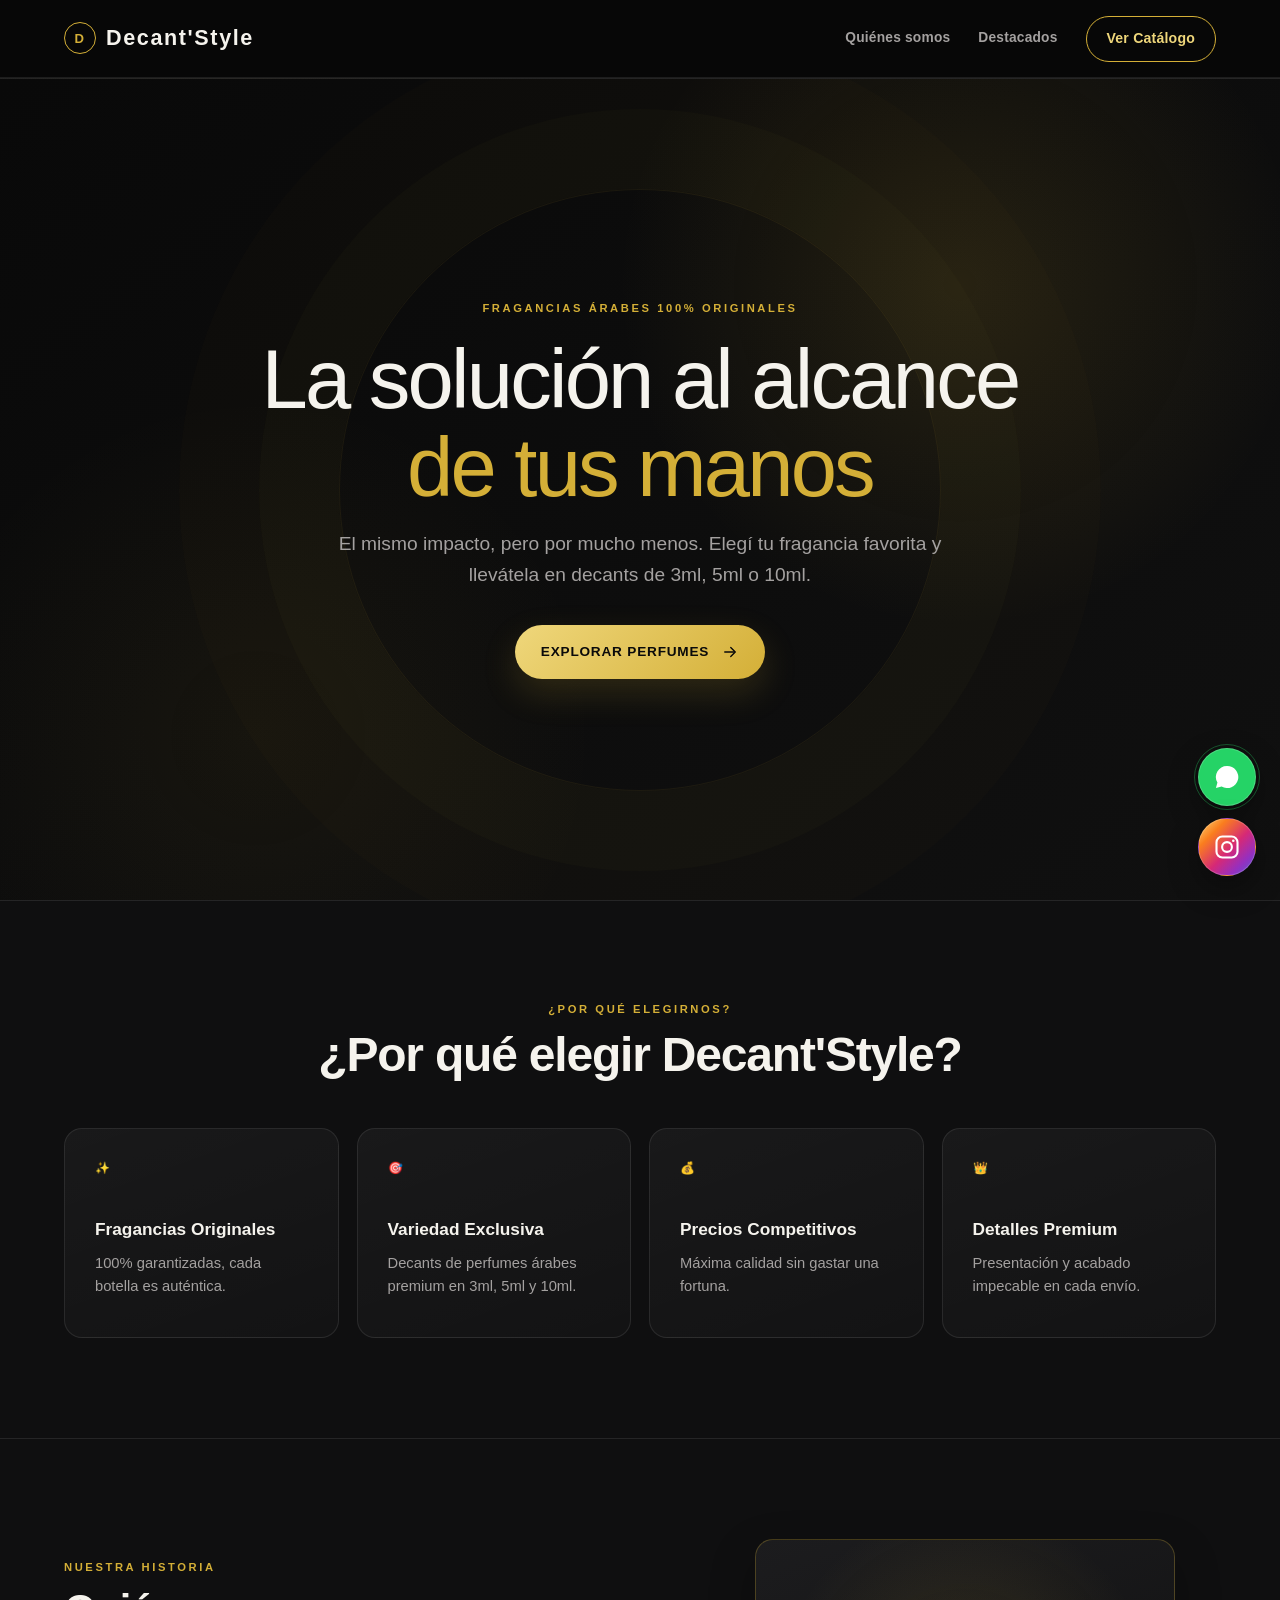
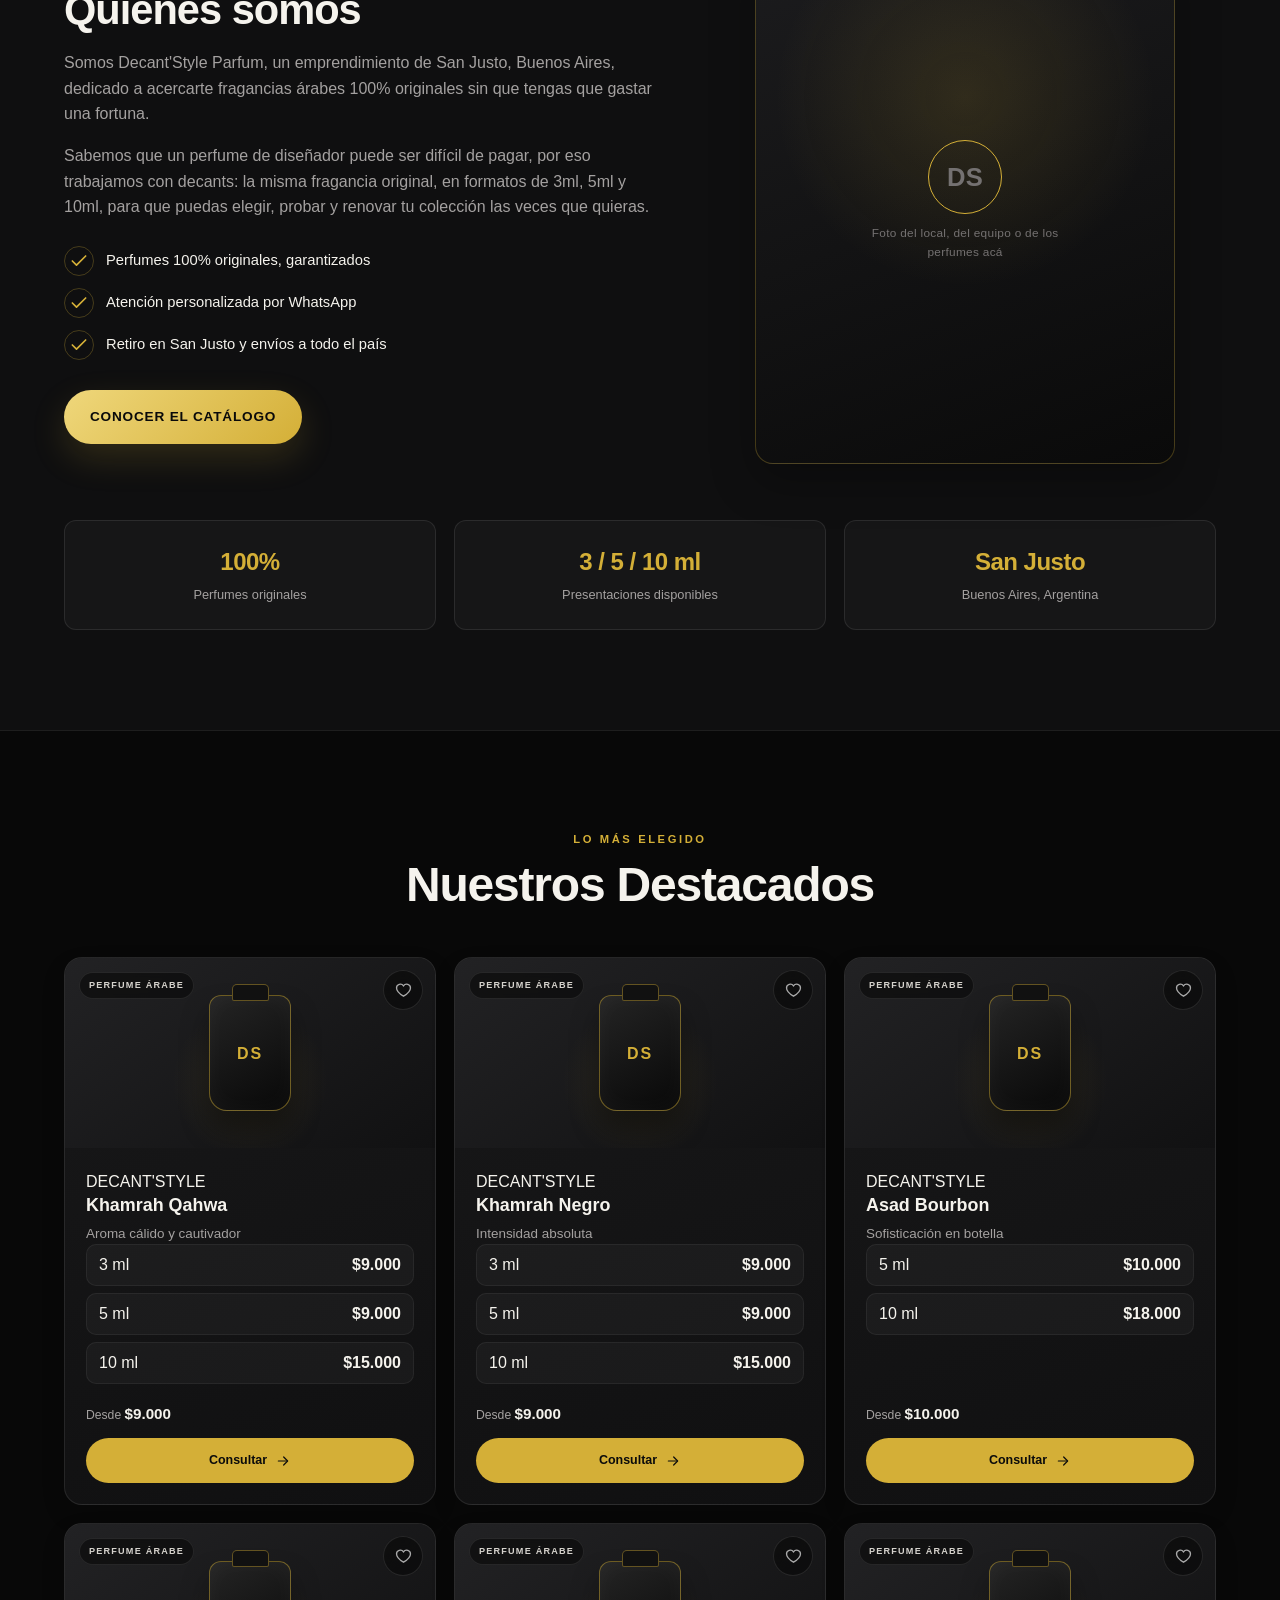
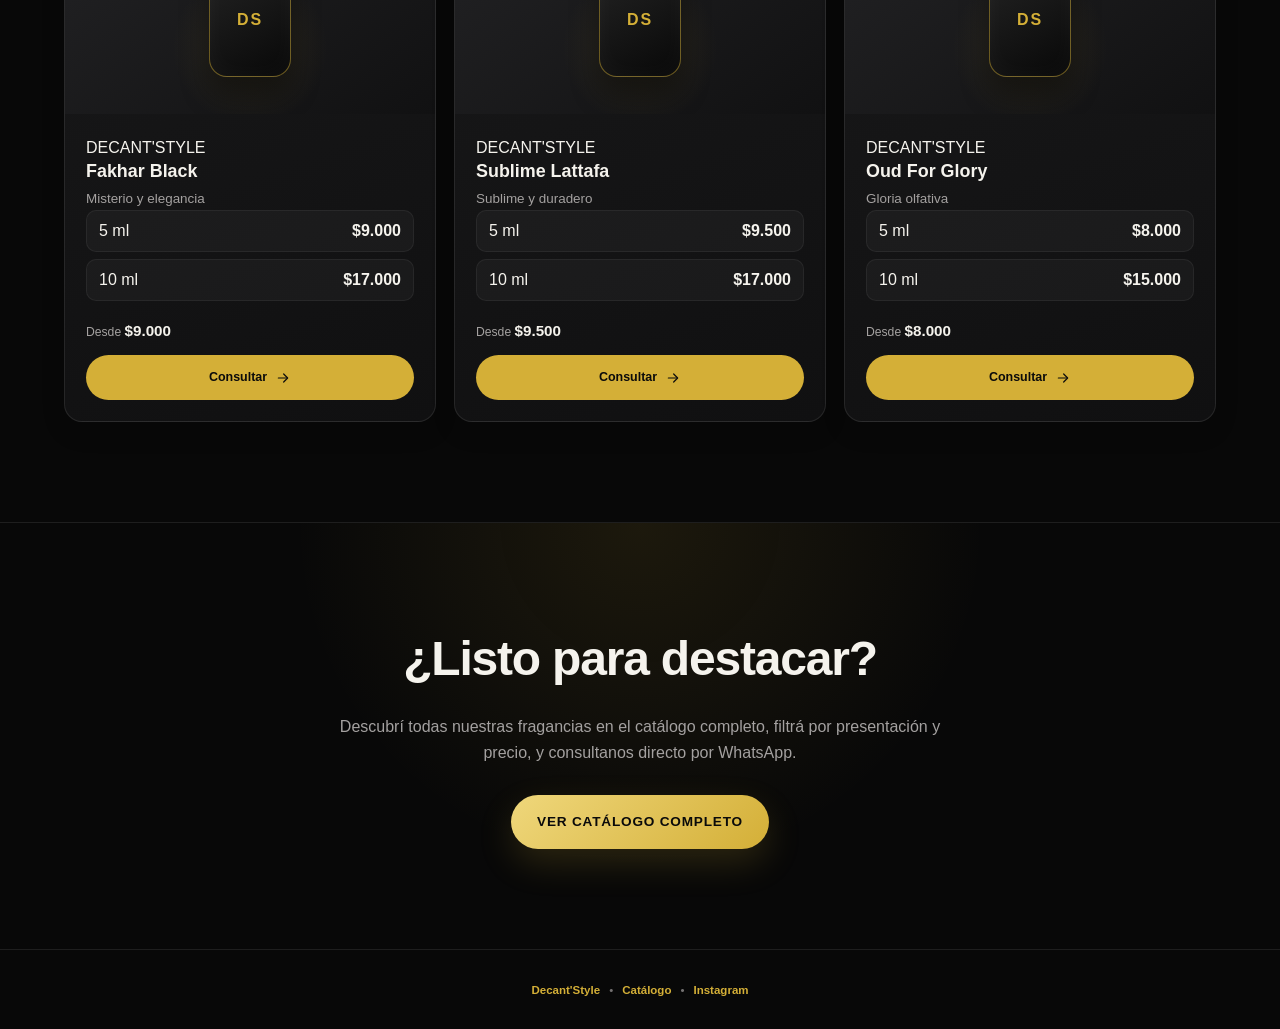
<file: index.html>
<!DOCTYPE html>
<html lang="es">
<head>
    <meta charset="UTF-8">
    <meta name="viewport" content="width=device-width, initial-scale=1.0">
    <meta name="description" content="Decant'Style Parfum: fragancias árabes 100% originales en decants de 3ml, 5ml y 10ml. San Justo, Buenos Aires. El mismo impacto, por mucho menos.">
    <title>Decant'Style Parfum - Fragancias Originales Premium</title>
    <link rel="stylesheet" href="styles.css">
</head>
<body>

    <!-- ============================================
         BOTONES FLOTANTES (WhatsApp / Instagram)
         Mismo componente que en catalog.html
         ============================================ -->
    <div class="floating-buttons">
        <a
            href="https://wa.me/"
            target="_blank"
            rel="noopener noreferrer"
            class="floating-btn whatsapp-btn"
            aria-label="Contactar por WhatsApp"
            title="WhatsApp"
        >
            <svg viewBox="0 0 24 24" aria-hidden="true">
                <path d="M12 2.5a9.5 9.5 0 0 0-8.2 14.3L2.5 21.5l4.9-1.3A9.5 9.5 0 1 0 12 2.5Z"/>
                <path d="M8.7 7.4c.2-.3.5-.4.8-.2l1.1.7c.3.2.4.5.2.8l-.5.9c-.1.2-.1.4.1.6.5.7 1.2 1.3 2 1.7.2.1.4.1.6-.1l.7-.6c.2-.2.5-.2.8-.1l1.1.7c.3.2.4.5.2.8-.3.6-.8 1-1.4 1.2-.7.2-1.5-.1-2.3-.5-1.4-.7-2.7-1.8-3.7-3-.8-1-1.4-2-1.5-2.8-.1-.5.1-1 .4-1.4Z"/>
            </svg>
        </a>

        <a
            href="https://www.instagram.com/decant_style.parfum/"
            target="_blank"
            rel="noopener noreferrer"
            class="floating-btn instagram-btn"
            aria-label="Instagram"
            title="Instagram"
        >
            <svg viewBox="0 0 24 24" aria-hidden="true">
                <rect x="3" y="3" width="18" height="18" rx="5"/>
                <circle cx="12" cy="12" r="4.2"/>
                <circle cx="17.4" cy="6.7" r="1.1" class="instagram-dot"/>
            </svg>
        </a>
    </div>

    <!-- ============================================
         HEADER / NAVEGACIÓN
         ============================================ -->
    <header>
        <a href="index.html" class="logo" aria-label="Decant'Style Parfum - Inicio">
            <!--
                LOGO: acá vas a ver un círculo con la letra "D" como
                logo de texto (mismo estilo que usa catalog.html).
                Si querés usar la imagen real del logo de Instagram:
                1) Guardá el archivo, por ejemplo, en "images/logo.png"
                2) Borrá el <span class="brand-mark">D</span> de abajo
                3) Pegá en su lugar:
                     <img src="images/logo.png" alt="Decant'Style Parfum" class="logo-img">
            -->
            <span class="brand-mark">D</span>
            <span>Decant'Style</span>
        </a>

        <nav class="nav-buttons">
            <a href="#nosotros" class="nav-link">Quiénes somos</a>
            <a href="#destacados" class="nav-link">Destacados</a>
            <a href="catalog.html" class="btn-header">Ver Catálogo</a>
        </nav>
    </header>

    <!-- ============================================
         HERO
         ============================================ -->
    <section class="hero" id="home">
        <div class="hero-content">
            <span class="section-kicker centered">FRAGANCIAS ÁRABES 100% ORIGINALES</span>
            <h1>La solución al alcance <span class="highlight">de tus manos</span></h1>
            <p>El mismo impacto, pero por mucho menos. Elegí tu fragancia favorita y llevátela en decants de 3ml, 5ml o 10ml.</p>
            <a href="catalog.html" class="btn-primary">
                EXPLORAR PERFUMES
                <svg viewBox="0 0 24 24" aria-hidden="true" width="18" height="18" fill="none" stroke="currentColor" stroke-width="2" stroke-linecap="round" stroke-linejoin="round">
                    <path d="M5 12h13"/>
                    <path d="m13 6 6 6-6 6"/>
                </svg>
            </a>
        </div>
    </section>

    <!-- ============================================
         PROPUESTA DE VALOR
         ============================================ -->
    <section class="section-dark">
        <span class="section-kicker centered">¿POR QUÉ ELEGIRNOS?</span>
        <h2>¿Por qué elegir Decant'Style?</h2>

        <div class="cards-grid">
            <div class="card">
                <div class="card-icon">✨</div>
                <h3>Fragancias Originales</h3>
                <p>100% garantizadas, cada botella es auténtica.</p>
            </div>
            <div class="card">
                <div class="card-icon">🎯</div>
                <h3>Variedad Exclusiva</h3>
                <p>Decants de perfumes árabes premium en 3ml, 5ml y 10ml.</p>
            </div>
            <div class="card">
                <div class="card-icon">💰</div>
                <h3>Precios Competitivos</h3>
                <p>Máxima calidad sin gastar una fortuna.</p>
            </div>
            <div class="card">
                <div class="card-icon">👑</div>
                <h3>Detalles Premium</h3>
                <p>Presentación y acabado impecable en cada envío.</p>
            </div>
        </div>
    </section>

    <!-- ============================================
         QUIÉNES SOMOS
         ============================================ -->
    <section class="about-section" id="nosotros">
        <div class="about-grid">

            <div class="about-text">
                <span class="section-kicker">NUESTRA HISTORIA</span>
                <h2>Quiénes somos</h2>
                <p>
                    Somos Decant'Style Parfum, un emprendimiento de San Justo, Buenos Aires,
                    dedicado a acercarte fragancias árabes 100% originales sin que tengas
                    que gastar una fortuna.
                </p>
                <p>
                    Sabemos que un perfume de diseñador puede ser difícil de pagar, por eso
                    trabajamos con decants: la misma fragancia original, en formatos de
                    3ml, 5ml y 10ml, para que puedas elegir, probar y renovar tu colección
                    las veces que quieras.
                </p>

                <ul class="about-badges">
                    <li>
                        <svg viewBox="0 0 24 24"><path d="M20 6 9 17l-5-5"/></svg>
                        Perfumes 100% originales, garantizados
                    </li>
                    <li>
                        <svg viewBox="0 0 24 24"><path d="M20 6 9 17l-5-5"/></svg>
                        Atención personalizada por WhatsApp
                    </li>
                    <li>
                        <svg viewBox="0 0 24 24"><path d="M20 6 9 17l-5-5"/></svg>
                        Retiro en San Justo y envíos a todo el país
                    </li>
                </ul>

                <a href="catalog.html" class="btn-primary">CONOCER EL CATÁLOGO</a>
            </div>

            <div class="about-image-frame">
                <!--
                    FOTO DE "QUIÉNES SOMOS": este marco tiene un
                    placeholder con el logo. Para poner una foto real
                    del local, del equipo o de los perfumes:
                    1) Guardá la imagen, por ejemplo, en "images/local.jpg"
                    2) Borrá el <div class="about-image-placeholder">...</div> de abajo
                    3) Pegá en su lugar:
                         <img src="images/local.jpg" alt="Local Decant'Style Parfum en San Justo">
                -->
                <div class="about-image-placeholder">
                    <span class="mark">DS</span>
                    <span>Foto del local, del equipo o de los perfumes acá</span>
                </div>
            </div>

        </div>

        <div class="about-stats">
            <div class="about-stat">
                <strong>100%</strong>
                <span>Perfumes originales</span>
            </div>
            <div class="about-stat">
                <strong>3 / 5 / 10 ml</strong>
                <span>Presentaciones disponibles</span>
            </div>
            <div class="about-stat">
                <strong>San Justo</strong>
                <span>Buenos Aires, Argentina</span>
            </div>
        </div>
    </section>

    <!-- ============================================
         DESTACADOS
         Se completa automáticamente con script.js
         (función renderFeaturedProducts) a partir del
         array "perfumes". Para agregar la imagen de
         cada perfume, mirá el comentario en script.js
         justo arriba de "const perfumes = [...]".
         ============================================ -->
    <section id="destacados">
        <span class="section-kicker centered">LO MÁS ELEGIDO</span>
        <h2>Nuestros Destacados</h2>

        <div class="products-grid" id="featured-products">
            <!-- Se llena con JavaScript -->
        </div>
    </section>

    <!-- ============================================
         CTA FINAL
         ============================================ -->
    <section class="cta-section">
        <h2>¿Listo para destacar?</h2>
        <p>Descubrí todas nuestras fragancias en el catálogo completo, filtrá por presentación y precio, y consultanos directo por WhatsApp.</p>
        <a href="catalog.html" class="btn-primary">VER CATÁLOGO COMPLETO</a>
    </section>

    <footer class="site-footer">
        <a href="index.html">Decant'Style</a>
        <span>•</span>
        <a href="catalog.html">Catálogo</a>
        <span>•</span>
        <a href="https://www.instagram.com">Instagram</a>
    </footer>

    <script src="script.js"></script>
</body>
</html>
</file>
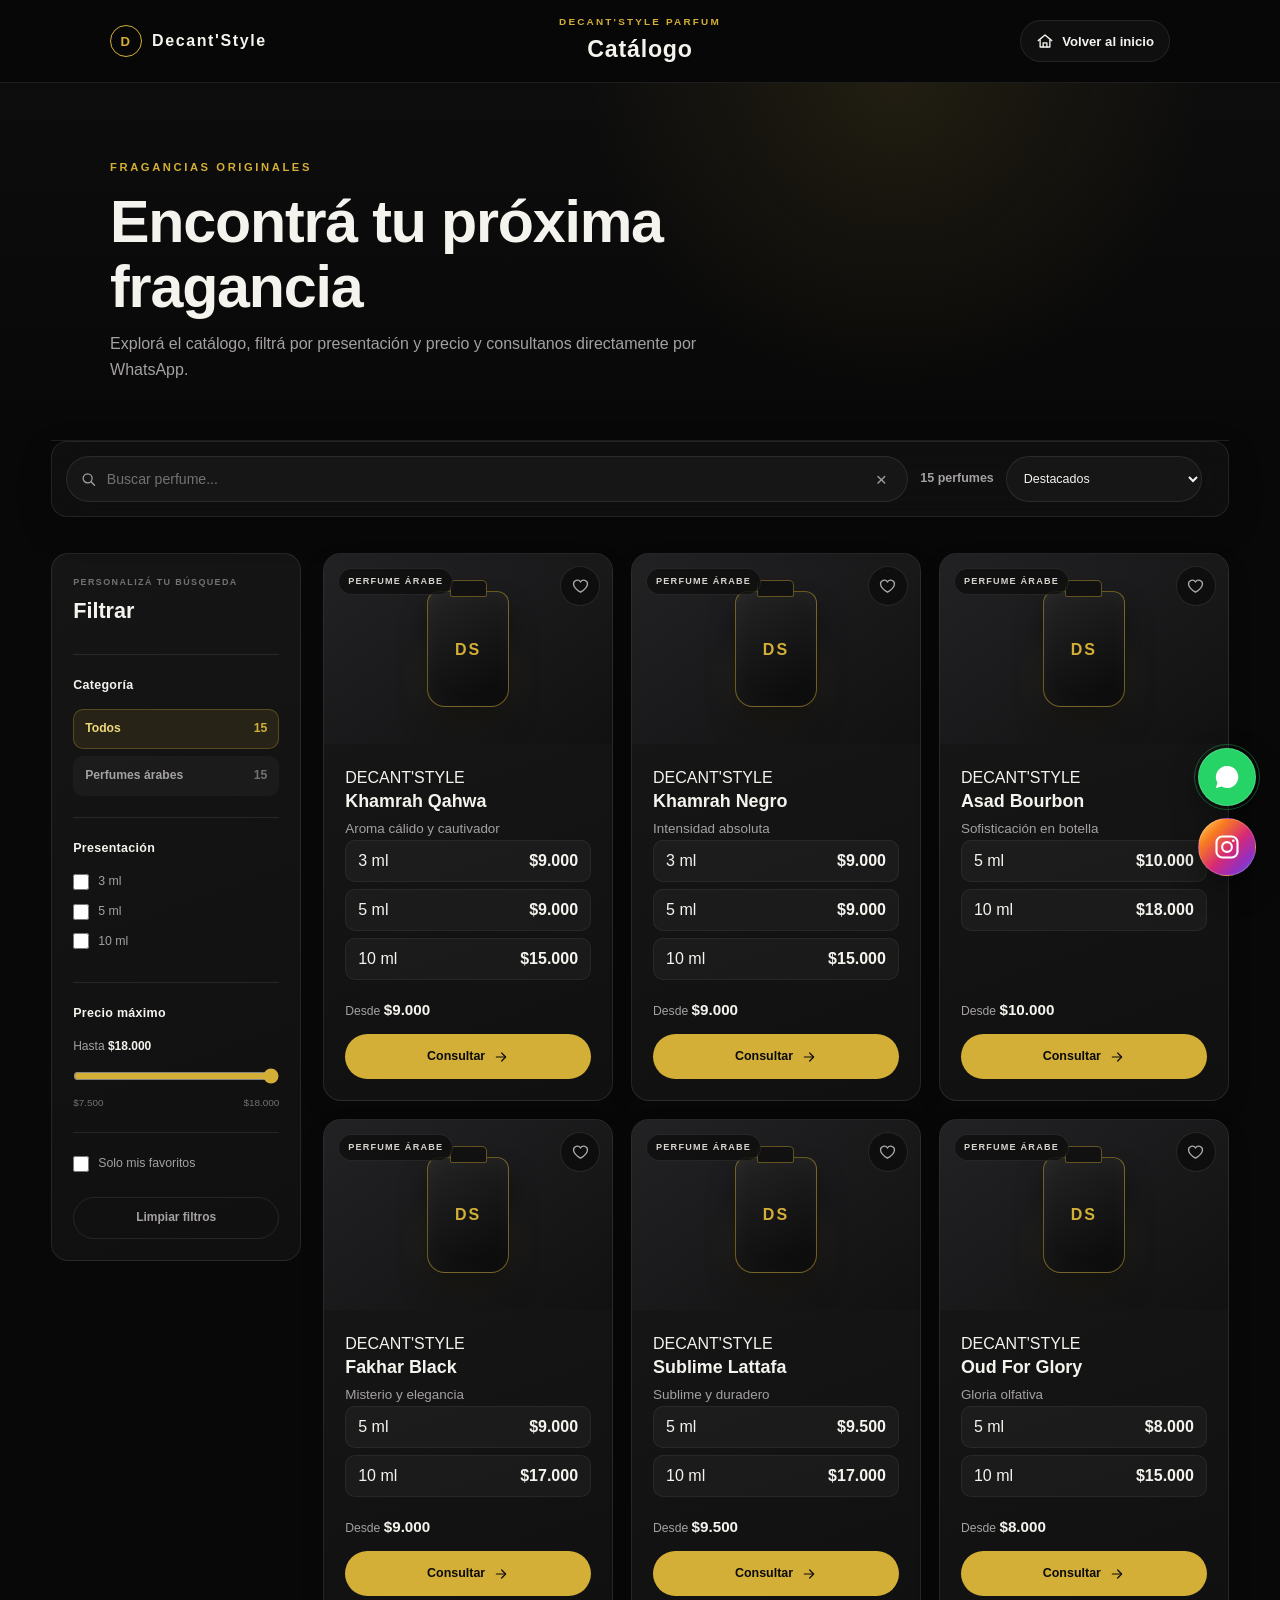
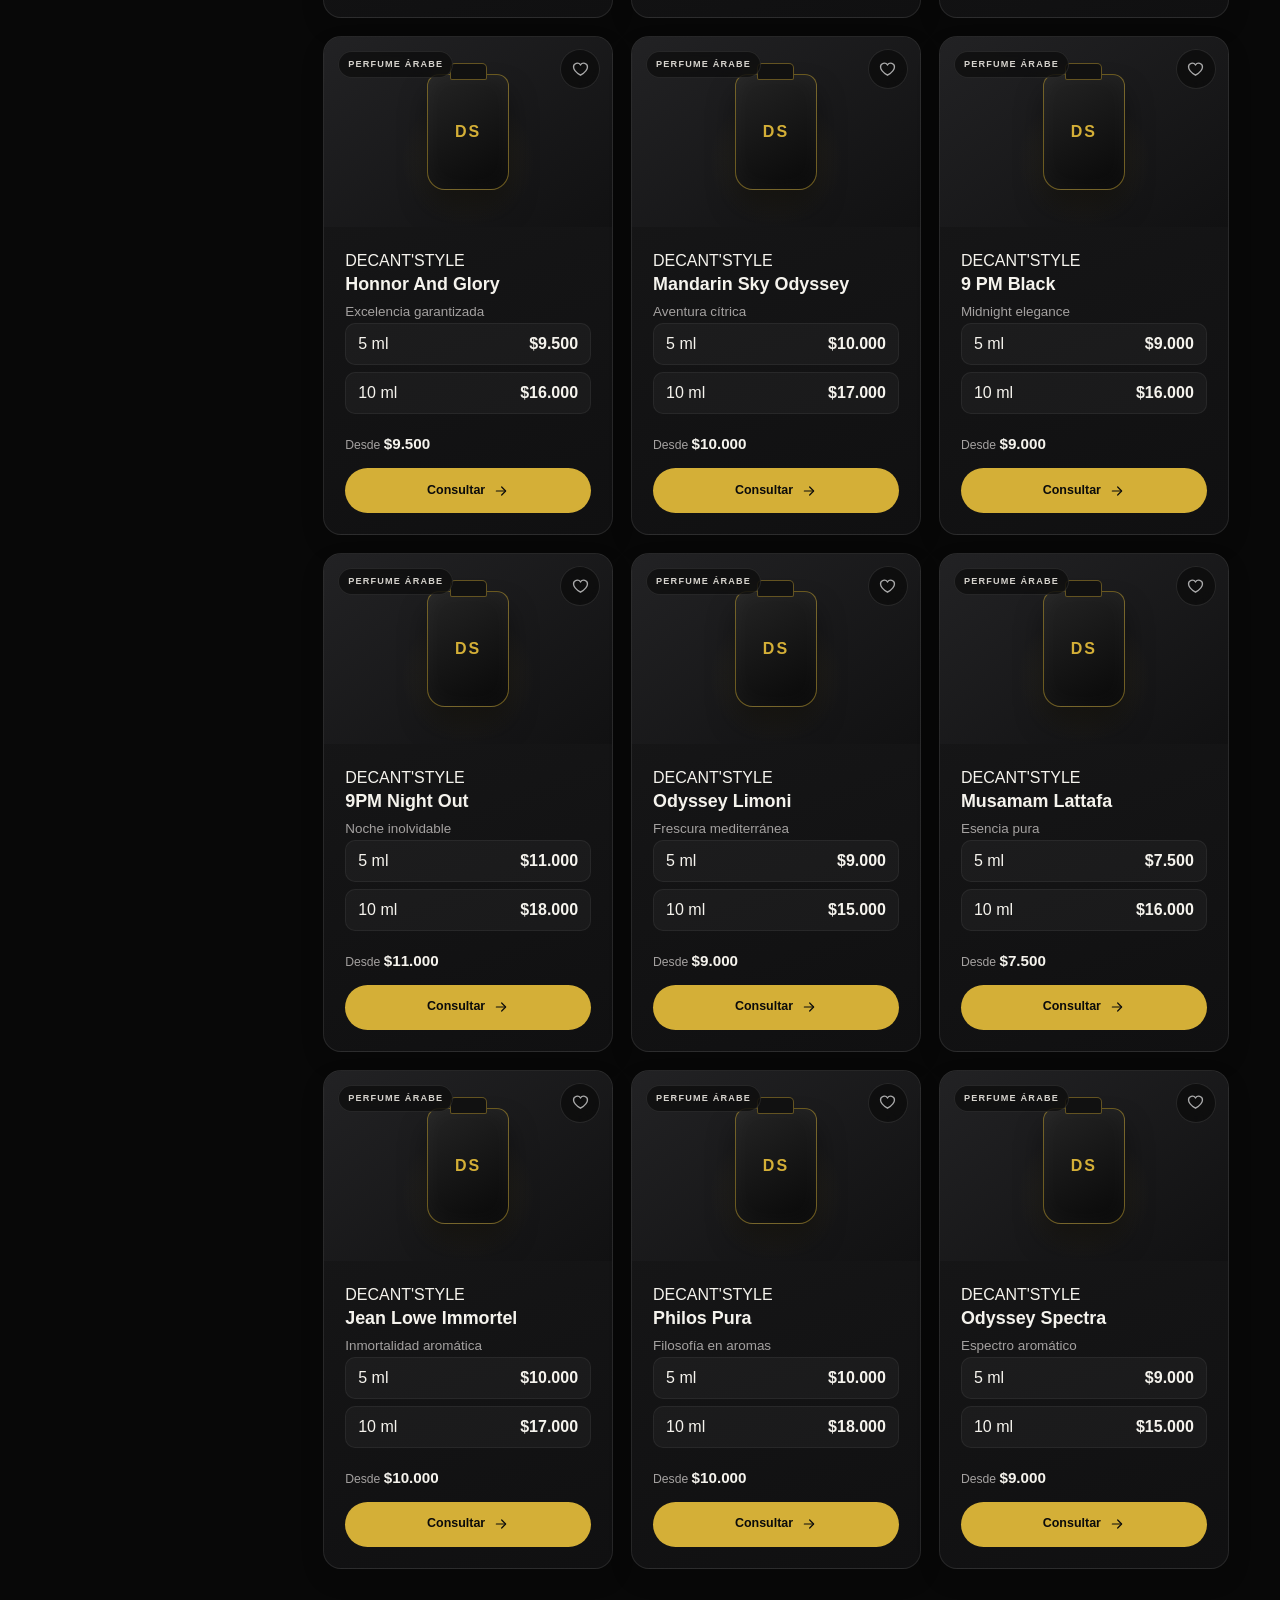
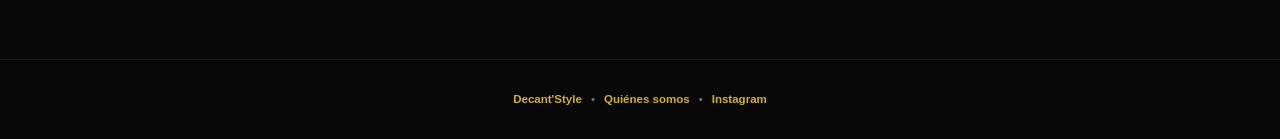
<file: catalog.html>
<!DOCTYPE html>
<html lang="es">
<head>
    <meta charset="UTF-8">
    <meta name="viewport" content="width=device-width, initial-scale=1.0">
    <meta name="description" content="Catálogo de perfumes originales de Decant'Style Parfum.">
    <title>Catálogo | Decant'Style Parfum</title>
    <link rel="stylesheet" href="styles.css">
</head>
<body>

<!-- BOTONES FLOTANTES -->
<div class="floating-buttons">

    <!-- WHATSAPP -->
    <a
        href="https://wa.me/5491133853115?text=Hola%20Decant%27Style%20Parfum%2C%20quer%C3%ADa%20consultar%20por%20el%20cat%C3%A1logo"
        target="_blank"
        rel="noopener noreferrer"
        class="floating-btn whatsapp-btn"
        aria-label="Contactar por WhatsApp"
        title="WhatsApp"
    >
        <svg viewBox="0 0 24 24" aria-hidden="true">
            <path d="M12 2.5a9.5 9.5 0 0 0-8.2 14.3L2.5 21.5l4.9-1.3A9.5 9.5 0 1 0 12 2.5Z"/>
            <path
                d="M8.7 7.4c.2-.3.5-.4.8-.2l1.1.7c.3.2.4.5.2.8l-.5.9c-.1.2-.1.4.1.6.5.7 1.2 1.3 2 1.7.2.1.4.1.6-.1l.7-.6c.2-.2.5-.2.8-.1l1.1.7c.3.2.4.5.2.8-.3.6-.8 1-1.4 1.2-.7.2-1.5-.1-2.3-.5-1.4-.7-2.7-1.8-3.7-3-.8-1-1.4-2-1.5-2.8-.1-.5.1-1 .4-1.4Z"
            />
        </svg>
    </a>


    <!-- INSTAGRAM -->
    <a
        href="https://www.instagram.com/decant_style.parfum/"
        target="_blank"
        rel="noopener noreferrer"
        class="floating-btn instagram-btn"
        aria-label="Instagram"
        title="Instagram"
    >
        <svg viewBox="0 0 24 24" aria-hidden="true">
            <rect
                x="3"
                y="3"
                width="18"
                height="18"
                rx="5"
            />

            <circle
                cx="12"
                cy="12"
                r="4.2"
            />

            <circle
                cx="17.4"
                cy="6.7"
                r="1.1"
                class="instagram-dot"
            />
        </svg>
    </a>

</div>

    <!-- HEADER DEL CATÁLOGO -->
    <header class="catalog-header">
        <div class="catalog-header-inner">
            <a href="index.html" class="catalog-brand" aria-label="Volver al inicio">
                <!--
                    LOGO: mismo componente que en index.html.
                    Para usar la imagen real del logo en vez del
                    círculo con la "D":
                    1) Guardá el archivo, por ejemplo, en "images/logo.png"
                    2) Borrá el <span class="brand-mark">D</span> de abajo
                    3) Pegá en su lugar:
                         <img src="images/logo.png" alt="Decant'Style Parfum" class="logo-img">
                -->
                <span class="brand-mark">D</span>
                <span>Decant'Style</span>
            </a>

            <div class="catalog-heading">
                <span class="eyebrow">DECANT'STYLE PARFUM</span>
                <h1>Catálogo</h1>
            </div>

            <a href="index.html" class="btn-back">
                <svg viewBox="0 0 24 24" aria-hidden="true">
                    <path d="M3 11.5 12 4l9 7.5"></path>
                    <path d="M5.5 10.5V20h13v-9.5"></path>
                    <path d="M9.5 20v-5.5h5V20"></path>
                </svg>
                <span>Volver al inicio</span>
            </a>
        </div>
    </header>

    <main class="catalog-page">
        <section class="catalog-intro">
            <div class="catalog-intro-content">
                <span class="section-kicker">FRAGANCIAS ORIGINALES</span>
                <h2>Encontrá tu próxima fragancia</h2>
                <p>Explorá el catálogo, filtrá por presentación y precio y consultanos directamente por WhatsApp.</p>
            </div>
        </section>

        <section class="catalog-container" aria-label="Catálogo de perfumes">
            <div class="catalog-toolbar">
                <div class="search-box">
                    <svg viewBox="0 0 24 24" aria-hidden="true">
                        <circle cx="11" cy="11" r="6.5"></circle>
                        <path d="m16 16 5 5"></path>
                    </svg>
                    <input id="product-search" type="search" placeholder="Buscar perfume..." autocomplete="off" aria-label="Buscar perfume">
                    <button id="clear-search" class="clear-search" type="button" aria-label="Limpiar búsqueda">×</button>
                </div>

                <button id="mobile-filters-toggle" class="mobile-filter-toggle" type="button" aria-expanded="false">
                    <svg viewBox="0 0 24 24" aria-hidden="true">
                        <path d="M4 6h16M7 12h10M10 18h4"></path>
                    </svg>
                    Filtros
                    <span id="filter-badge">0</span>
                </button>

                <div class="results-sort">
                    <span id="results-count">15 perfumes</span>
                    <label for="sort-products" class="sr-only">Ordenar productos</label>
                    <select id="sort-products">
                        <option value="featured">Destacados</option>
                        <option value="price-asc">Precio: menor a mayor</option>
                        <option value="price-desc">Precio: mayor a menor</option>
                        <option value="name">Nombre: A-Z</option>
                    </select>
                </div>
            </div>

            <div id="active-filters" class="active-filters" aria-live="polite"></div>

            <div class="catalog-layout">
                <aside id="filter-panel" class="filter-panel" aria-label="Filtros del catálogo">
                    <div class="filter-panel-header">
                        <div>
                            <span class="filter-kicker">PERSONALIZÁ TU BÚSQUEDA</span>
                            <h3>Filtrar</h3>
                        </div>
                        <button id="close-filters" class="close-filters" type="button" aria-label="Cerrar filtros">×</button>
                    </div>

                    <div class="filter-group">
                        <h4>Categoría</h4>
                        <div class="filter-options category-options">
                            <button class="filter-chip active" data-category="all" type="button">Todos <span>15</span></button>
                            <button class="filter-chip" data-category="arabes" type="button">Perfumes árabes <span>15</span></button>
                        </div>
                    </div>

                    <div class="filter-group">
                        <h4>Presentación</h4>
                        <div class="check-option">
                            <input id="size-3" type="checkbox" value="3">
                            <label for="size-3">3 ml</label>
                        </div>
                        <div class="check-option">
                            <input id="size-5" type="checkbox" value="5">
                            <label for="size-5">5 ml</label>
                        </div>
                        <div class="check-option">
                            <input id="size-10" type="checkbox" value="10">
                            <label for="size-10">10 ml</label>
                        </div>
                    </div>

                    <div class="filter-group">
                        <h4>Precio máximo</h4>
                        <div class="range-value">Hasta <strong id="price-value">$18.000</strong></div>
                        <input id="price-range" type="range" min="7500" max="18000" step="500" value="18000">
                        <div class="range-labels"><span>$7.500</span><span>$18.000</span></div>
                    </div>

                    <div class="filter-group">
                        <div class="check-option favorite-filter">
                            <input id="favorites-only" type="checkbox">
                            <label for="favorites-only">Solo mis favoritos</label>
                        </div>
                    </div>

                    <button id="clear-filters" class="clear-filters" type="button">Limpiar filtros</button>
                </aside>

                <div class="products-area">
                    <!--
                        PRODUCTOS: esta grilla se completa sola con
                        script.js (función renderProducts) a partir del
                        array "perfumes". Para agregar la foto de cada
                        perfume (hoy se muestra un ícono "DS" como
                        placeholder), mirá el comentario que está justo
                        arriba de "const perfumes = [...]" en script.js.
                    -->
                    <div id="catalog-products" class="products-grid" aria-live="polite"></div>

                    <div id="empty-state" class="empty-state hidden">
                        <div class="empty-icon">
                            <svg viewBox="0 0 24 24" aria-hidden="true">
                                <circle cx="11" cy="11" r="6.5"></circle>
                                <path d="m16 16 5 5"></path>
                            </svg>
                        </div>
                        <h3>No encontramos perfumes</h3>
                        <p>Probá con otro nombre o quitá alguno de los filtros.</p>
                        <button id="empty-clear" type="button" class="btn-primary">Ver todo el catálogo</button>
                    </div>
                </div>
            </div>
        </section>
    </main>

    <footer class="site-footer">
        <a href="index.html">Decant'Style</a>
        <span>•</span>
        <a href="index.html#nosotros">Quiénes somos</a>
        <span>•</span>
        <a href="https://www.instagram.com/decant_style.parfum/" target="_blank" rel="noopener noreferrer">Instagram</a>
    </footer>

    <script src="script.js"></script>
</body>
</html>
</file>
<file: styles.css>
/* ============================================
   DECANT'STYLE PARFUM — SISTEMA VISUAL
   ============================================ */

:root {
    --primary: #d4af37;
    --primary-light: #efd77b;
    --primary-dark: #a9851e;
    --dark: #080808;
    --dark-2: #0f0f10;
    --dark-3: #161617;
    --surface: #1b1b1d;
    --surface-hover: #222224;
    --border: rgba(255,255,255,.09);
    --border-gold: rgba(212,175,55,.28);
    --text: #f5f3ed;
    --muted: #a4a1a0;
    --muted-2: #747171;
    --whatsapp: #25d366;
    --instagram-1: #f9ce34;
    --instagram-2: #ee2a7b;
    --instagram-3: #6228d7;
    --shadow: 0 18px 45px rgba(0,0,0,.28);
    --radius: 18px;
    --radius-sm: 12px;
}

* {
    margin: 0;
    padding: 0;
    box-sizing: border-box;
}

html {
    scroll-behavior: smooth;
}

body {
    width: 100%;
    min-height: 100%;
    overflow-x: hidden;
    font-family: Inter, ui-sans-serif, -apple-system, BlinkMacSystemFont, "Segoe UI", sans-serif;
    background: var(--dark);
    color: var(--text);
    line-height: 1.6;
}

body::selection {
    background: var(--primary);
    color: #080808;
}

a {
    color: inherit;
}

button,
input,
select {
    font: inherit;
}

button {
    border: 0;
}

.hidden {
    display: none !important;
}

.sr-only {
    position: absolute;
    width: 1px;
    height: 1px;
    padding: 0;
    margin: -1px;
    overflow: hidden;
    clip: rect(0,0,0,0);
    white-space: nowrap;
    border: 0;
}

/* ============================================
   HEADER
   ============================================ */

header,
.catalog-header {
    position: sticky;
    top: 0;
    z-index: 100;
    border-bottom: 1px solid var(--border);
    background: rgba(8,8,8,.82);
    backdrop-filter: blur(18px);
    -webkit-backdrop-filter: blur(18px);
}

header {
    min-height: 78px;
    padding: 0 5vw;
    display: flex;
    align-items: center;
    justify-content: space-between;
}

/* ------------------------------------------------------------
   LOGO: por defecto el logo es texto ("Decant'Style" / círculo
   con la letra "D"). Si querés usar la imagen del logo real
   (la del Instagram @decant_style.parfum):
   1) Guardá el archivo en la carpeta del sitio, por ej. "images/logo.png"
   2) Reemplazá el contenido de .logo y .brand-mark en el HTML por:
        <img src="images/logo.png" alt="Decant'Style Parfum" class="logo-img">
   3) Usá la clase .logo-img de acá abajo para el tamaño.
   ------------------------------------------------------------ */
.logo-img {
    height: 38px;
    width: auto;
    display: block;
}

.logo,
.catalog-brand {
    text-decoration: none;
    color: var(--text);
    font-weight: 700;
    letter-spacing: 1.6px;
}

.logo {
    display: inline-flex;
    align-items: center;
    gap: 10px;
    font-size: 1.35rem;
}

.catalog-header-inner {
    width: min(1320px, 92%);
    min-height: 82px;
    margin: auto;
    display: grid;
    grid-template-columns: 1fr auto 1fr;
    align-items: center;
    gap: 24px;
}

.catalog-brand {
    display: inline-flex;
    align-items: center;
    gap: 10px;
    justify-self: start;
}

.brand-mark {
    width: 32px;
    height: 32px;
    display: grid;
    place-items: center;
    border: 1px solid var(--primary);
    border-radius: 50%;
    color: var(--primary);
    font-size: .82rem;
}

.catalog-heading {
    text-align: center;
}

.catalog-heading .eyebrow {
    display: block;
    color: var(--primary);
    font-size: .62rem;
    font-weight: 800;
    letter-spacing: 2.2px;
    margin-bottom: 1px;
}

.catalog-heading h1 {
    font-size: 1.45rem;
    letter-spacing: .8px;
}

.nav-buttons {
    display: flex;
    align-items: center;
    gap: 28px;
}

.nav-link {
    position: relative;
    text-decoration: none;
    color: var(--muted);
    font-size: .86rem;
    font-weight: 600;
    letter-spacing: .2px;
    transition: color .25s ease;
}

.nav-link:hover {
    color: var(--text);
}

.nav-link::after {
    content: "";
    position: absolute;
    left: 0;
    bottom: -6px;
    width: 0;
    height: 1px;
    background: var(--primary);
    transition: width .25s ease;
}

.nav-link:hover::after {
    width: 100%;
}

.btn-header,
.btn-back,
.btn-primary,
.btn-consult,
.filter-chip,
.mobile-filter-toggle,
.clear-filters {
    position: relative;
    overflow: hidden;
    text-decoration: none;
    cursor: pointer;
}

.btn-header::after,
.btn-back::after,
.btn-primary::after,
.btn-consult::after,
.filter-chip::after,
.mobile-filter-toggle::after {
    content: "";
    position: absolute;
    inset: 0;
    background: linear-gradient(110deg, transparent 25%, rgba(255,255,255,.16) 50%, transparent 75%);
    transform: translateX(-120%);
    transition: transform .65s ease;
}

.btn-header:hover::after,
.btn-back:hover::after,
.btn-primary:hover::after,
.btn-consult:hover::after,
.filter-chip:hover::after,
.mobile-filter-toggle:hover::after {
    transform: translateX(120%);
}

.btn-header {
    display: inline-flex;
    align-items: center;
    justify-content: center;
    min-height: 46px;
    padding: 0 20px;
    border: 1px solid var(--primary);
    border-radius: 999px;
    background: transparent;
    color: var(--primary-light);
    font-size: .88rem;
    font-weight: 700;
    letter-spacing: .2px;
    transition: .25s ease;
}

.btn-header:hover {
    background: var(--primary);
    color: #080808;
    transform: translateY(-2px);
    box-shadow: 0 10px 25px rgba(212,175,55,.16);
}

.btn-back {
    justify-self: end;
    display: inline-flex;
    align-items: center;
    gap: 8px;
    min-height: 42px;
    padding: 0 15px;
    border: 1px solid var(--border);
    border-radius: 999px;
    color: var(--text);
    background: rgba(255,255,255,.035);
    font-size: .82rem;
    font-weight: 700;
    transition: .25s ease;
}

.btn-back svg,
.btn-primary svg,
.btn-consult svg,
.mobile-filter-toggle svg,
.empty-icon svg {
    width: 18px;
    height: 18px;
    fill: none;
    stroke: currentColor;
    stroke-width: 1.8;
    stroke-linecap: round;
    stroke-linejoin: round;
}

.btn-back:hover {
    border-color: var(--primary);
    color: var(--primary-light);
    transform: translateY(-2px);
}

/* ============================================
   HERO
   ============================================ */

.hero {
    min-height: calc(100vh - 78px);
    display: grid;
    place-items: center;
    position: relative;
    overflow: hidden;
    text-align: center;
    background:
        radial-gradient(circle at 75% 25%, rgba(212,175,55,.12), transparent 30%),
        radial-gradient(circle at 20% 80%, rgba(212,175,55,.055), transparent 28%),
        linear-gradient(145deg, #090909, #101010);
}

.hero::before {
    content: "";
    position: absolute;
    width: 600px;
    height: 600px;
    border-radius: 50%;
    border: 1px solid rgba(212,175,55,.08);
    box-shadow:
        0 0 0 80px rgba(212,175,55,.018),
        0 0 0 160px rgba(212,175,55,.012);
    animation: breathe 7s ease-in-out infinite;
}

.hero-content {
    width: min(820px, 90%);
    position: relative;
    z-index: 1;
    padding: 80px 0;
    animation: reveal .8s ease both;
}

.section-kicker,
.filter-kicker {
    display: block;
    color: var(--primary);
    font-size: .7rem;
    font-weight: 800;
    letter-spacing: 2.6px;
}

.section-kicker.centered {
    text-align: center;
}

.hero h1 {
    max-width: 850px;
    margin: 18px auto;
    font-size: clamp(2.6rem, 7vw, 5.2rem);
    font-weight: 300;
    line-height: 1.05;
    letter-spacing: -2.8px;
}

.highlight {
    color: var(--primary);
}

.hero p {
    max-width: 640px;
    margin: 0 auto 34px;
    color: var(--muted);
    font-size: clamp(1rem, 2vw, 1.2rem);
}

.btn-primary {
    display: inline-flex;
    align-items: center;
    justify-content: center;
    gap: 12px;
    min-height: 54px;
    padding: 0 26px;
    border-radius: 999px;
    background: linear-gradient(135deg, var(--primary-light), var(--primary));
    color: #0a0a0a;
    font-size: .85rem;
    font-weight: 850;
    letter-spacing: .8px;
    box-shadow: 0 14px 35px rgba(212,175,55,.17);
    transition: .28s ease;
}

.btn-primary:hover {
    transform: translateY(-3px) scale(1.015);
    box-shadow: 0 18px 40px rgba(212,175,55,.26);
}

/* ============================================
   SECCIONES
   ============================================ */

section {
    padding: 100px 5vw;
    border-top: 1px solid var(--border);
}

.section-dark {
    background: var(--dark-2);
}

section h2 {
    margin: 10px auto 46px;
    text-align: center;
    font-size: clamp(2rem, 4vw, 3rem);
    line-height: 1.1;
    letter-spacing: -1.2px;
}

.cards-grid,
.products-grid {
    width: min(1220px, 100%);
    margin: 0 auto;
    display: grid;
    grid-template-columns: repeat(4, minmax(0, 1fr));
    gap: 18px;
}

.card {
    padding: 30px;
    min-height: 210px;
    background: linear-gradient(160deg, rgba(255,255,255,.045), rgba(255,255,255,.018));
    border: 1px solid var(--border);
    border-radius: var(--radius);
    transition: transform .3s ease, border-color .3s ease, box-shadow .3s ease;
}

.card:hover {
    transform: translateY(-7px);
    border-color: var(--border-gold);
    box-shadow: var(--shadow);
}

.card-icon {
    color: var(--primary);
    font-size: .75rem;
    font-weight: 900;
    letter-spacing: 2px;
    margin-bottom: 38px;
}

.card h3 {
    margin-bottom: 8px;
    font-size: 1.08rem;
}

.card p {
    color: var(--muted);
    font-size: .92rem;
}

.cta-section {
    text-align: center;
    background:
        radial-gradient(circle at 50% 0, rgba(212,175,55,.10), transparent 45%),
        var(--dark);
}

.cta-section p {
    width: min(650px, 100%);
    margin: -18px auto 30px;
    color: var(--muted);
}

/* ============================================
   QUIÉNES SOMOS
   ============================================ */

.about-section {
    background: var(--dark-2);
}

.about-grid {
    width: min(1220px, 100%);
    margin: 0 auto;
    display: grid;
    grid-template-columns: 1fr .85fr;
    align-items: center;
    gap: 60px;
}

.about-text .section-kicker {
    margin-bottom: 10px;
}

.about-text h2 {
    margin: 0 0 18px;
    text-align: left;
    font-size: clamp(1.9rem, 3.4vw, 2.6rem);
    letter-spacing: -1px;
}

.about-text p {
    color: var(--muted);
    font-size: 1rem;
    margin-bottom: 16px;
}

.about-badges {
    display: grid;
    gap: 12px;
    margin: 26px 0 30px;
    list-style: none;
}

.about-badges li {
    display: flex;
    align-items: center;
    gap: 12px;
    color: var(--text);
    font-size: .92rem;
}

.about-badges svg {
    flex-shrink: 0;
    width: 20px;
    height: 20px;
    padding: 4px;
    border-radius: 50%;
    border: 1px solid var(--border-gold);
    color: var(--primary);
    fill: none;
    stroke: currentColor;
    stroke-width: 2;
    stroke-linecap: round;
    stroke-linejoin: round;
    box-sizing: content-box;
}

/* ------------------------------------------------------------
   FOTO DE "QUIÉNES SOMOS": .about-image-frame es un placeholder
   con el logo/monograma. Para poner una foto real del local o
   del equipo (por ej. "images/local-san-justo.jpg"):
   1) Guardá la imagen en la carpeta del sitio.
   2) Dentro de .about-image-frame en el HTML, reemplazá el
      contenido por: <img src="images/tu-foto.jpg" alt="Local Decant'Style en San Justo">
   3) La clase .about-image-frame ya recorta y da el marco dorado.
   ------------------------------------------------------------ */
.about-image-frame {
    aspect-ratio: 4 / 5;
    width: 100%;
    max-width: 420px;
    margin: 0 auto;
    display: grid;
    place-items: center;
    position: relative;
    overflow: hidden;
    border: 1px solid var(--border-gold);
    border-radius: var(--radius);
    background:
        radial-gradient(circle at 50% 30%, rgba(212,175,55,.14), transparent 45%),
        linear-gradient(160deg, #1c1c1e, #0a0a0a);
    box-shadow: var(--shadow);
}

.about-image-frame img {
    width: 100%;
    height: 100%;
    object-fit: cover;
}

.about-image-placeholder {
    display: grid;
    place-items: center;
    gap: 10px;
    color: var(--primary);
    text-align: center;
}

.about-image-placeholder .mark {
    width: 74px;
    height: 74px;
    display: grid;
    place-items: center;
    border: 1px solid var(--primary);
    border-radius: 50%;
    font-size: 1.6rem;
    font-weight: 800;
}

.about-image-placeholder span {
    display: block;
    max-width: 220px;
    color: var(--muted-2);
    font-size: .74rem;
    letter-spacing: .3px;
}

.about-stats {
    width: min(1220px, 100%);
    margin: 56px auto 0;
    display: grid;
    grid-template-columns: repeat(3, minmax(0, 1fr));
    gap: 18px;
}

.about-stat {
    padding: 22px;
    text-align: center;
    border: 1px solid var(--border);
    border-radius: var(--radius-sm);
    background: rgba(255,255,255,.03);
}

.about-stat strong {
    display: block;
    color: var(--primary);
    font-size: 1.5rem;
    letter-spacing: -.5px;
}

.about-stat span {
    color: var(--muted);
    font-size: .8rem;
}

/* ============================================
   PRODUCT CARDS
   ============================================ */

.products-grid {
    grid-template-columns: repeat(3, minmax(0, 1fr));
}

.product-card {
    min-width: 0;
    overflow: hidden;
    display: flex;
    flex-direction: column;
    background: linear-gradient(160deg, #181819, #101011);
    border: 1px solid var(--border);
    border-radius: var(--radius);
    box-shadow: 0 10px 25px rgba(0,0,0,.12);
    transition: transform .32s ease, border-color .32s ease, box-shadow .32s ease;
    animation: cardIn .5s ease both;
}

.product-card:hover {
    transform: translateY(-7px);
    border-color: var(--border-gold);
    box-shadow: 0 22px 45px rgba(0,0,0,.32);
}

.product-visual {
    position: relative;
    min-height: 190px;
    display: grid;
    place-items: center;
    overflow: hidden;
    background:
        radial-gradient(circle at 50% 65%, rgba(212,175,55,.11), transparent 35%),
        linear-gradient(145deg, #222224, #111112);
}

.product-visual::after {
    content: "";
    position: absolute;
    inset: 0;
    background: linear-gradient(120deg, transparent, rgba(255,255,255,.04), transparent);
    transform: translateX(-100%);
    transition: .8s ease;
}

.product-card:hover .product-visual::after {
    transform: translateX(100%);
}

.bottle-placeholder {
    width: 82px;
    height: 116px;
    display: grid;
    place-items: center;
    position: relative;
    z-index: 1;
    border: 1px solid rgba(212,175,55,.48);
    border-radius: 12px 12px 18px 18px;
    background: linear-gradient(150deg, #242424, #080808);
    box-shadow:
        inset 0 0 25px rgba(255,255,255,.035),
        0 18px 28px rgba(0,0,0,.4);
}

.bottle-placeholder::before {
    content: "";
    position: absolute;
    width: 35px;
    height: 15px;
    top: -12px;
    border: 1px solid rgba(212,175,55,.42);
    border-radius: 5px 5px 2px 2px;
    background: #111;
}

.bottle-placeholder span {
    color: var(--primary);
    font-size: 1rem;
    font-weight: 800;
    letter-spacing: 2px;
}

/* Foto real de un perfume (cuando el producto tiene "image" en script.js) */
.product-photo {
    position: relative;
    z-index: 1;
    width: 100%;
    height: 100%;
    object-fit: cover;
}

.product-category {
    position: absolute;
    top: 14px;
    left: 14px;
    z-index: 2;
    padding: 5px 9px;
    border: 1px solid rgba(255,255,255,.09);
    border-radius: 999px;
    background: rgba(8,8,8,.58);
    color: #d6d3cd;
    font-size: .57rem;
    font-weight: 800;
    letter-spacing: 1.2px;
    backdrop-filter: blur(8px);
}

.btn-favorite {
    position: absolute;
    top: 12px;
    right: 12px;
    z-index: 3;
    width: 40px;
    height: 40px;
    display: grid;
    place-items: center;
    border: 1px solid rgba(255,255,255,.1);
    border-radius: 50%;
    background: rgba(8,8,8,.58);
    color: #aaa;
    cursor: pointer;
    transition: .25s ease;
    backdrop-filter: blur(8px);
}

.btn-favorite svg {
    width: 19px;
    height: 19px;
    fill: transparent;
    stroke: currentColor;
    stroke-width: 1.7;
}

.btn-favorite:hover,
.btn-favorite.active {
    color: var(--primary);
    border-color: var(--border-gold);
    transform: scale(1.08);
}

.btn-favorite.active svg {
    fill: currentColor;
}

.product-body {
    padding: 21px;
    display: flex;
    flex-direction: column;
    flex: 1;
}

.product-header {
    margin-bottom: 17px;
}

.product-name {
    color: var(--text);
    font-size: 1.12rem;
    line-height: 1.2;
}

.product-desc {
    margin-top: 6px;
    color: var(--muted);
    font-size: .84rem;
}

.size-options {
    display: grid;
    gap: 7px;
    margin-bottom: 18px;
}

.size-row {
    min-height: 42px;
    padding: 0 12px;
    display: flex;
    align-items: center;
    justify-content: space-between;
    border: 1px solid rgba(255,255,255,.06);
    border-radius: 10px;
    background: rgba(255,255,255,.035);
}

.size-ml {
    color: var(--primary-light);
    font-size: .82rem;
    font-weight: 700;
}

.size-price {
    font-size: .86rem;
}

.product-footer {
    display: flex;
    flex-direction: column;
    gap: 12px;
    margin-top: auto;
}

.from-price {
    color: var(--muted);
    font-size: .76rem;
}

.from-price strong {
    color: var(--text);
    font-size: .95rem;
}

.btn-consult {
    min-height: 45px;
    display: inline-flex;
    align-items: center;
    justify-content: center;
    gap: 8px;
    border-radius: 999px;
    background: var(--primary);
    color: #0b0b0b;
    font-size: .78rem;
    font-weight: 850;
    cursor: pointer;
    transition: .25s ease;
}

.btn-consult svg {
    width: 16px;
    height: 16px;
}

.btn-consult:hover {
    background: var(--primary-light);
    transform: translateY(-2px);
    box-shadow: 0 10px 22px rgba(212,175,55,.16);
}

/* ============================================
   CATÁLOGO
   ============================================ */

.catalog-page {
    background: var(--dark);
}

.catalog-intro {
    padding-top: 76px;
    padding-bottom: 58px;
    border-top: 0;
    background:
        radial-gradient(circle at 70% 0, rgba(212,175,55,.10), transparent 32%),
        linear-gradient(180deg, #0d0d0d, #080808);
}

.catalog-intro-content {
    width: min(1220px, 92%);
    margin: auto;
}

.catalog-intro h2 {
    max-width: 750px;
    margin: 12px 0 12px;
    text-align: left;
    font-size: clamp(2.1rem, 5vw, 3.7rem);
}

.catalog-intro p {
    max-width: 650px;
    color: var(--muted);
    font-size: 1rem;
}

.catalog-container {
    width: min(1320px, 92%);
    margin: 0 auto;
    padding: 0 0 90px;
}

.catalog-toolbar {
    position: sticky;
    top: 82px;
    z-index: 50;
    margin-bottom: 18px;
    padding: 14px;
    display: grid;
    grid-template-columns: minmax(280px, 1fr) auto auto;
    gap: 12px;
    align-items: center;
    border: 1px solid var(--border);
    border-radius: 16px;
    background: rgba(17,17,18,.88);
    backdrop-filter: blur(18px);
    box-shadow: 0 12px 35px rgba(0,0,0,.18);
}

.search-box {
    min-height: 46px;
    display: flex;
    align-items: center;
    gap: 10px;
    padding: 0 13px;
    border: 1px solid var(--border);
    border-radius: 999px;
    background: rgba(255,255,255,.035);
    transition: .25s ease;
}

.search-box:focus-within {
    border-color: var(--border-gold);
    box-shadow: 0 0 0 4px rgba(212,175,55,.05);
}

.search-box svg {
    width: 18px;
    height: 18px;
    fill: none;
    stroke: var(--muted);
    stroke-width: 1.8;
    stroke-linecap: round;
}

.search-box input {
    width: 100%;
    min-width: 0;
    border: 0;
    outline: 0;
    background: transparent;
    color: var(--text);
    font-size: .88rem;
}

.search-box input::placeholder {
    color: var(--muted-2);
}

.clear-search {
    width: 28px;
    height: 28px;
    display: grid;
    place-items: center;
    border-radius: 50%;
    background: transparent;
    color: var(--muted);
    cursor: pointer;
    font-size: 1.2rem;
    line-height: 1;
}

.clear-search:hover {
    background: rgba(255,255,255,.07);
    color: var(--text);
}

.results-sort {
    display: flex;
    align-items: center;
    gap: 12px;
}

#results-count {
    white-space: nowrap;
    color: var(--muted);
    font-size: .78rem;
    font-weight: 700;
}

#sort-products {
    min-height: 46px;
    padding: 0 34px 0 13px;
    border: 1px solid var(--border);
    border-radius: 999px;
    outline: none;
    background: var(--dark-3);
    color: var(--text);
    font-size: .78rem;
    cursor: pointer;
}

.mobile-filter-toggle {
    display: none;
}

.active-filters {
    min-height: 0;
    display: flex;
    flex-wrap: wrap;
    gap: 8px;
    margin: 0 0 18px;
}

.active-filter,
.remove-all-filters {
    min-height: 32px;
    padding: 0 11px;
    display: inline-flex;
    align-items: center;
    gap: 8px;
    border-radius: 999px;
    font-size: .7rem;
    font-weight: 700;
}

.active-filter {
    border: 1px solid var(--border-gold);
    background: rgba(212,175,55,.08);
    color: var(--primary-light);
    cursor: pointer;
}

.active-filter span {
    font-size: 1rem;
}

.remove-all-filters {
    background: transparent;
    color: var(--muted);
    cursor: pointer;
}

.remove-all-filters:hover {
    color: var(--text);
}

.catalog-layout {
    display: grid;
    grid-template-columns: 250px minmax(0, 1fr);
    gap: 22px;
    align-items: start;
}

.filter-panel {
    position: sticky;
    top: 152px;
    padding: 21px;
    border: 1px solid var(--border);
    border-radius: 17px;
    background: linear-gradient(160deg, #151516, #101011);
}

.filter-panel-header {
    display: flex;
    justify-content: space-between;
    gap: 10px;
    margin-bottom: 26px;
}

.filter-panel-header h3 {
    margin-top: 4px;
    font-size: 1.35rem;
}

.close-filters {
    display: none;
}

.filter-kicker {
    color: var(--muted-2);
    font-size: .56rem;
    font-weight: 800;
    letter-spacing: 1.4px;
}

.filter-group {
    padding: 21px 0;
    border-top: 1px solid var(--border);
}

.filter-group:first-of-type {
    border-top: 0;
    padding-top: 0;
}

.filter-group h4 {
    margin-bottom: 13px;
    font-size: .78rem;
    letter-spacing: .3px;
}

.filter-options {
    display: grid;
    gap: 7px;
}

.filter-chip {
    width: 100%;
    min-height: 40px;
    padding: 0 11px;
    display: flex;
    align-items: center;
    justify-content: space-between;
    border: 1px solid transparent;
    border-radius: 10px;
    background: rgba(255,255,255,.035);
    color: var(--muted);
    font-size: .76rem;
    font-weight: 650;
    cursor: pointer;
    text-align: left;
    transition: .22s ease;
}

.filter-chip span {
    color: var(--muted-2);
}

.filter-chip:hover {
    color: var(--text);
    border-color: var(--border);
}

.filter-chip.active {
    border-color: var(--border-gold);
    background: rgba(212,175,55,.10);
    color: var(--primary-light);
}

.filter-chip.active span {
    color: var(--primary);
}

.check-option {
    display: flex;
    align-items: center;
    gap: 9px;
    margin: 10px 0;
    color: var(--muted);
    font-size: .77rem;
}

.check-option input {
    width: 16px;
    height: 16px;
    accent-color: var(--primary);
    cursor: pointer;
}

.check-option label {
    cursor: pointer;
}

.favorite-filter {
    margin: 0;
}

.range-value {
    margin-bottom: 10px;
    color: var(--muted);
    font-size: .75rem;
}

.range-value strong {
    color: var(--text);
}

#price-range {
    width: 100%;
    accent-color: var(--primary);
    cursor: pointer;
}

.range-labels {
    display: flex;
    justify-content: space-between;
    margin-top: 3px;
    color: var(--muted-2);
    font-size: .62rem;
}

.clear-filters {
    width: 100%;
    min-height: 42px;
    margin-top: 2px;
    border: 1px solid var(--border);
    border-radius: 999px;
    background: transparent;
    color: var(--muted);
    font-size: .75rem;
    font-weight: 700;
    cursor: pointer;
    transition: .22s ease;
}

.clear-filters:hover {
    color: var(--primary-light);
    border-color: var(--border-gold);
}

.products-area .products-grid {
    width: 100%;
    grid-template-columns: repeat(3, minmax(0, 1fr));
}

.empty-state {
    min-height: 390px;
    display: grid;
    place-items: center;
    align-content: center;
    padding: 40px;
    border: 1px dashed var(--border);
    border-radius: var(--radius);
    text-align: center;
}

.empty-icon {
    width: 62px;
    height: 62px;
    display: grid;
    place-items: center;
    margin-bottom: 18px;
    border: 1px solid var(--border-gold);
    border-radius: 50%;
    color: var(--primary);
    background: rgba(212,175,55,.05);
}

.empty-state h3 {
    margin-bottom: 7px;
}

.empty-state p {
    max-width: 400px;
    margin-bottom: 22px;
    color: var(--muted);
    font-size: .86rem;
}

/* =========================================================
   BOTONES FLOTANTES
   ========================================================= */

.floating-buttons {
    position: fixed;
    right: 24px;
    bottom: 24px;
    z-index: 999;

    display: flex;
    flex-direction: column;
    gap: 12px;
}

.floating-btn {
    position: relative;

    width: 58px;
    height: 58px;

    display: flex;
    align-items: center;
    justify-content: center;

    border-radius: 50%;

    color: #fff;
    text-decoration: none;

    border: 1px solid rgba(255,255,255,.18);

    box-shadow:
        0 12px 30px rgba(0,0,0,.35);

    transition:
        transform .25s ease,
        box-shadow .25s ease;
}

.floating-btn svg {
    width: 28px;
    height: 28px;

    display: block;

    fill: currentColor;
    stroke: none;

    transition: transform .25s ease;
}

.floating-btn:hover {
    transform: translateY(-5px) scale(1.08);

    box-shadow:
        0 18px 38px rgba(0,0,0,.45);
}

.floating-btn:hover svg {
    transform: scale(1.08);
}

.floating-btn:active {
    transform: scale(.94);
}


/* WHATSAPP */

.whatsapp-btn {
    background: #25D366;
}

.whatsapp-btn::before {
    content: "";

    position: absolute;
    inset: -5px;

    border-radius: 50%;

    border: 1px solid rgba(37,211,102,.35);

    animation: whatsappPulse 2.5s infinite;
}


/* INSTAGRAM */

.instagram-btn {
    background:
        linear-gradient(
            135deg,
            #FEDA75 0%,
            #FA7E1E 25%,
            #D62976 55%,
            #962FBF 78%,
            #4F5BD5 100%
        );
}

.instagram-btn svg {
    fill: none;
    stroke: currentColor;
    stroke-width: 1.8;
}

.instagram-btn .instagram-dot {
    fill: currentColor;
    stroke: none;
}


/* ANIMACIÓN */

@keyframes whatsappPulse {

    0% {
        transform: scale(.95);
        opacity: .7;
    }

    70% {
        transform: scale(1.25);
        opacity: 0;
    }

    100% {
        transform: scale(1.25);
        opacity: 0;
    }
}


@media (max-width: 600px) {

    .floating-buttons {
        right: 15px;
        bottom: 15px;
        gap: 9px;
    }

    .floating-btn {
        width: 51px;
        height: 51px;
    }

    .floating-btn svg {
        width: 24px;
        height: 24px;
    }
}

/* ============================================
   FOOTER
   ============================================ */

.site-footer {
    min-height: 80px;
    padding: 24px 5vw;
    display: flex;
    justify-content: center;
    align-items: center;
    gap: 9px;
    border-top: 1px solid var(--border);
    color: var(--muted-2);
    font-size: .72rem;
}

.site-footer a {
    color: var(--primary);
    text-decoration: none;
    font-weight: 700;
}

/* ============================================
   ANIMACIONES
   ============================================ */

@keyframes reveal {
    from { opacity: 0; transform: translateY(20px); }
    to { opacity: 1; transform: translateY(0); }
}

@keyframes cardIn {
    from { opacity: 0; transform: translateY(12px); }
    to { opacity: 1; transform: translateY(0); }
}

@keyframes breathe {
    0%, 100% { transform: scale(.96); opacity: .65; }
    50% { transform: scale(1.04); opacity: 1; }
}

@keyframes pulse {
    0% { transform: scale(1); opacity: 0; }
    15% { opacity: .18; }
    70%, 100% { transform: scale(1.45); opacity: 0; }
}

/* ============================================
   RESPONSIVE
   ============================================ */

@media (max-width: 1100px) {
    .cards-grid { grid-template-columns: repeat(2, minmax(0, 1fr)); }
    .products-grid,
    .products-area .products-grid { grid-template-columns: repeat(2, minmax(0, 1fr)); }
    .about-grid { grid-template-columns: 1fr; gap: 40px; }
    .about-image-frame { order: -1; max-width: 320px; }
    .about-text h2,
    .about-text p { text-align: center; }
    .about-badges { justify-items: center; }
    .about-badges li { justify-content: center; }
}

@media (max-width: 850px) {
    .about-stats { grid-template-columns: 1fr; }

    header {
        padding: 0 4vw;
    }

    .catalog-header-inner {
        grid-template-columns: 1fr auto;
        min-height: 70px;
    }

    .catalog-heading {
        display: none;
    }

    .catalog-brand {
        font-size: .95rem;
    }

    .btn-back span {
        display: none;
    }

    .btn-back {
        width: 42px;
        padding: 0;
        justify-content: center;
    }

    .catalog-toolbar {
        top: 70px;
        grid-template-columns: 1fr auto;
    }

    .results-sort {
        grid-column: 1 / -1;
        justify-content: space-between;
    }

    .mobile-filter-toggle {
        min-height: 46px;
        padding: 0 14px;
        display: inline-flex;
        align-items: center;
        justify-content: center;
        gap: 7px;
        border: 1px solid var(--border);
        border-radius: 999px;
        background: var(--dark-3);
        color: var(--text);
        font-size: .78rem;
        font-weight: 750;
        cursor: pointer;
    }

    #filter-badge {
        display: none;
        min-width: 19px;
        height: 19px;
        padding: 0 5px;
        align-items: center;
        justify-content: center;
        border-radius: 999px;
        background: var(--primary);
        color: #080808;
        font-size: .62rem;
    }

    #filter-badge.visible {
        display: inline-flex;
    }

    .catalog-layout {
        display: block;
    }

    .filter-panel {
        position: fixed;
        inset: auto 0 0 0;
        z-index: 300;
        max-height: 82vh;
        overflow-y: auto;
        border-radius: 24px 24px 0 0;
        transform: translateY(105%);
        transition: transform .32s ease;
        box-shadow: 0 -20px 55px rgba(0,0,0,.55);
    }

    .filter-panel.open {
        transform: translateY(0);
    }

    .close-filters {
        width: 38px;
        height: 38px;
        display: grid;
        place-items: center;
        border-radius: 50%;
        background: rgba(255,255,255,.06);
        color: var(--text);
        font-size: 1.4rem;
        cursor: pointer;
    }

    body.filters-open::before {
        content: "";
        position: fixed;
        inset: 0;
        z-index: 250;
        background: rgba(0,0,0,.62);
        backdrop-filter: blur(3px);
    }
}

@media (max-width: 600px) {
    header {
        min-height: 68px;
    }

    .nav-buttons {
        flex: 1;
        justify-content: flex-end;
    }

    .nav-link {
        display: none;
    }

    .btn-header {
        min-height: 42px;
        padding: 0 16px;
        font-size: .78rem;
    }

    .hero {
        min-height: calc(100vh - 68px);
    }

    .hero h1 {
        letter-spacing: -1.8px;
    }

    section {
        padding: 72px 4vw;
    }

    .cards-grid,
    .products-grid,
    .products-area .products-grid {
        grid-template-columns: 1fr;
    }

    .catalog-intro {
        padding: 54px 4vw 38px;
    }

    .catalog-container {
        width: 92%;
        padding-bottom: 60px;
    }

    .catalog-toolbar {
        padding: 10px;
        border-radius: 14px;
    }

    .search-box {
        min-height: 44px;
    }

    #sort-products {
        width: 100%;
    }

    .results-sort {
        gap: 8px;
    }

    #results-count {
        font-size: .7rem;
    }

    .floating-buttons {
        right: 14px;
        bottom: 14px;
        gap: 8px;
    }

    .floating-btn,
    .floating-btn::after {
        width: 49px;
        height: 49px;
    }

    .floating-btn svg {
        width: 22px;
        height: 22px;
    }

    .product-visual {
        min-height: 170px;
    }
}

@media (prefers-reduced-motion: reduce) {
    *,
    *::before,
    *::after {
        scroll-behavior: auto !important;
        animation-duration: .01ms !important;
        animation-iteration-count: 1 !important;
        transition-duration: .01ms !important;
    }
}
</file>
